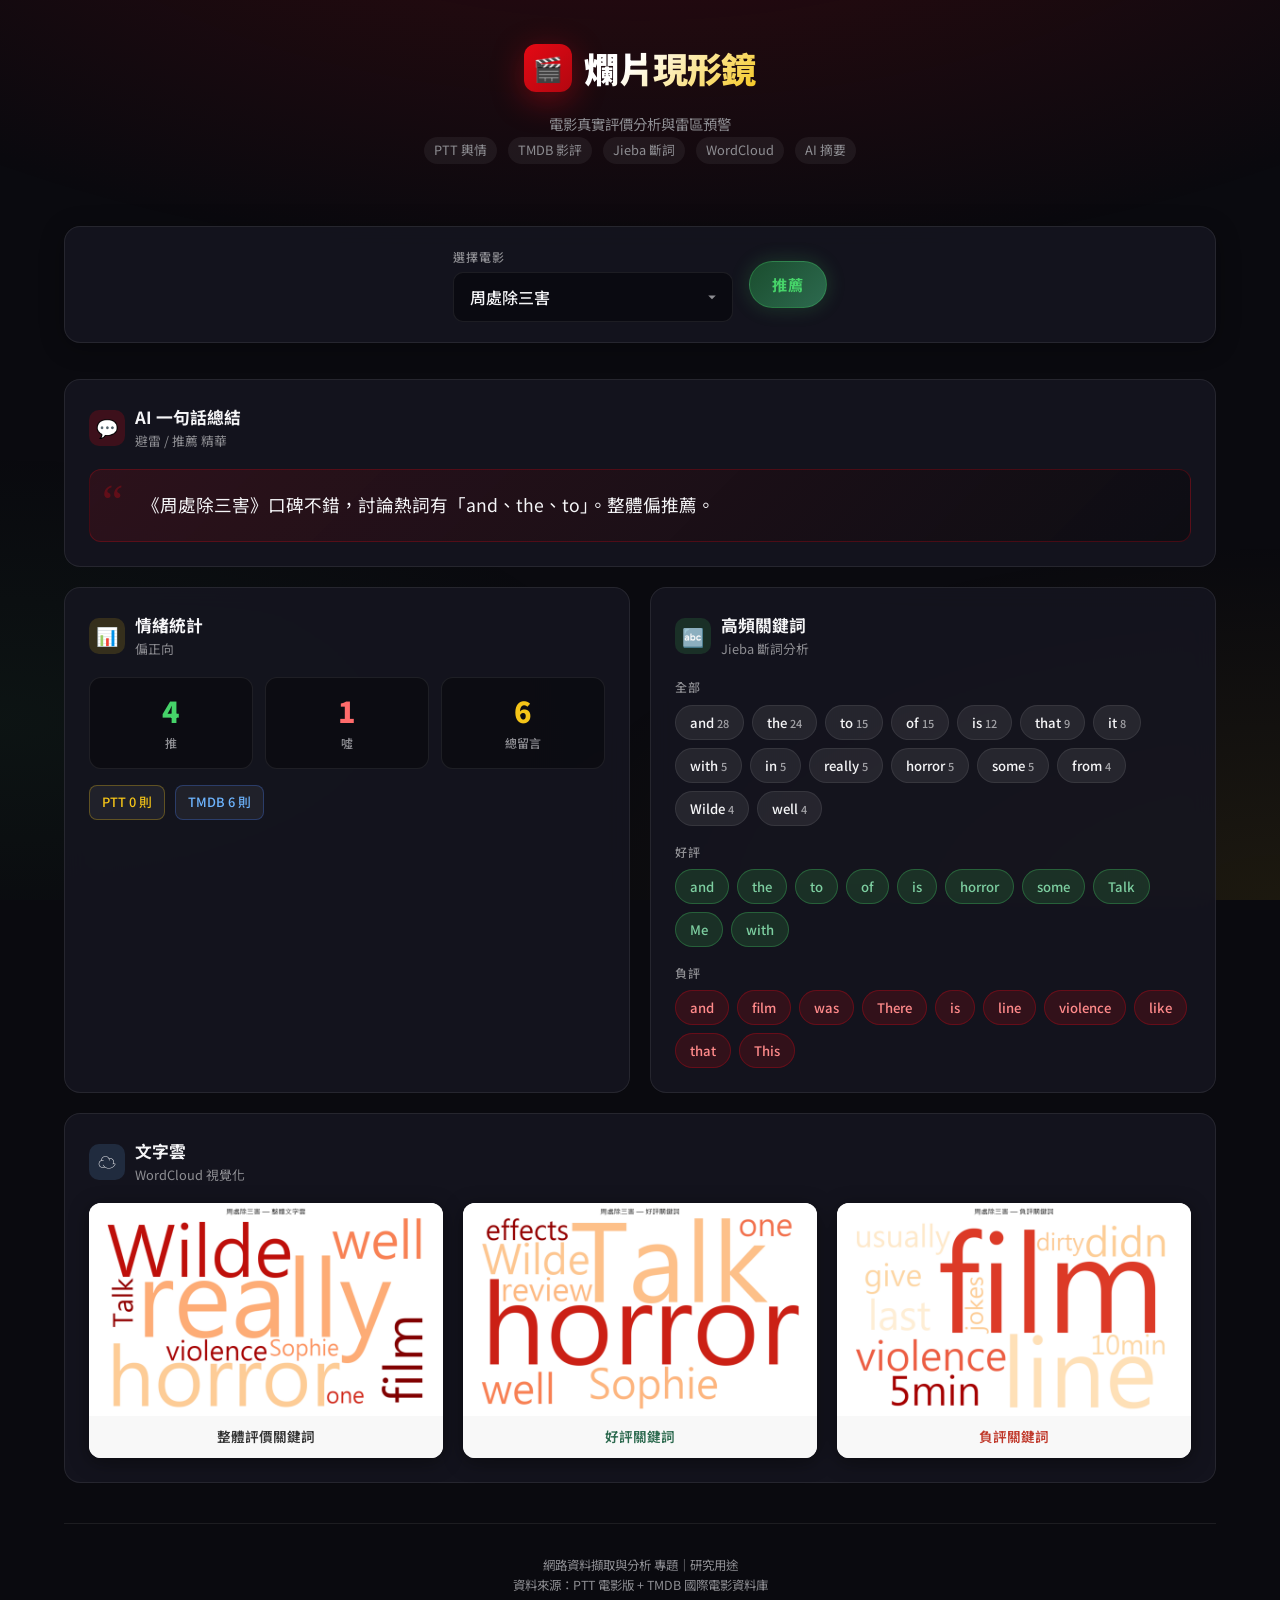
<file: output/index.html>
<!DOCTYPE html>
<html lang="zh-Hant">
<head>
  <meta charset="UTF-8" />
  <meta name="viewport" content="width=device-width, initial-scale=1" />
  <title>爛片現形鏡 — 電影真實評價分析</title>
  <link rel="preconnect" href="https://fonts.googleapis.com" />
  <link href="https://fonts.googleapis.com/css2?family=Noto+Sans+TC:wght@400;500;700;900&display=swap" rel="stylesheet" />
  <style>
    :root {
      --bg: #0a0a0f;
      --bg-card: rgba(22, 22, 32, 0.85);
      --border: rgba(255, 255, 255, 0.08);
      --gold: #f5c518;
      --gold-dim: #c9a227;
      --red: #e50914;
      --green: #46d369;
      --text: #f5f5f7;
      --muted: #8e8e93;
      --glow: rgba(245, 197, 24, 0.15);
    }

    * { box-sizing: border-box; margin: 0; padding: 0; }

    body {
      font-family: "Noto Sans TC", "Microsoft JhengHei", sans-serif;
      background: var(--bg);
      color: var(--text);
      min-height: 100vh;
      line-height: 1.6;
    }

    /* 電影院氛圍背景 */
    body::before {
      content: "";
      position: fixed;
      inset: 0;
      background:
        radial-gradient(ellipse 80% 50% at 50% -20%, rgba(229, 9, 20, 0.18), transparent),
        radial-gradient(ellipse 60% 40% at 100% 100%, rgba(245, 197, 24, 0.08), transparent),
        radial-gradient(ellipse 50% 30% at 0% 80%, rgba(70, 211, 105, 0.05), transparent);
      pointer-events: none;
      z-index: 0;
    }

    .page {
      position: relative;
      z-index: 1;
      max-width: 1200px;
      margin: 0 auto;
      padding: 0 24px 48px;
    }

    /* ── Header ── */
    .hero {
      padding: 40px 0 32px;
      text-align: center;
    }

    .logo {
      display: inline-flex;
      align-items: center;
      gap: 12px;
      margin-bottom: 8px;
    }

    .logo-icon {
      width: 48px;
      height: 48px;
      background: linear-gradient(135deg, var(--red), #b20710);
      border-radius: 12px;
      display: flex;
      align-items: center;
      justify-content: center;
      font-size: 24px;
      box-shadow: 0 8px 32px rgba(229, 9, 20, 0.4);
    }

    .hero h1 {
      font-size: clamp(1.6rem, 4vw, 2.2rem);
      font-weight: 900;
      letter-spacing: -0.02em;
      background: linear-gradient(135deg, #fff 30%, var(--gold));
      -webkit-background-clip: text;
      -webkit-text-fill-color: transparent;
      background-clip: text;
    }

    .hero .tagline {
      color: var(--muted);
      font-size: 0.9rem;
      margin-top: 8px;
    }

    .hero .tagline span {
      display: inline-block;
      background: rgba(255,255,255,0.06);
      padding: 3px 10px;
      border-radius: 20px;
      margin: 2px 4px;
      font-size: 0.8rem;
    }

    /* ── 控制列 ── */
    .controls {
      display: flex;
      flex-wrap: wrap;
      gap: 16px;
      align-items: center;
      justify-content: center;
      margin: 28px 0 36px;
      padding: 20px 24px;
      background: var(--bg-card);
      backdrop-filter: blur(12px);
      border: 1px solid var(--border);
      border-radius: 16px;
      box-shadow: 0 4px 24px rgba(0,0,0,0.3);
    }

    .select-wrap {
      display: flex;
      flex-direction: column;
      gap: 6px;
    }

    .select-wrap label {
      font-size: 0.75rem;
      color: var(--muted);
      text-transform: uppercase;
      letter-spacing: 0.08em;
      font-weight: 500;
    }

    select {
      font-family: inherit;
      font-size: 1rem;
      font-weight: 500;
      padding: 12px 40px 12px 16px;
      border-radius: 10px;
      border: 1px solid var(--border);
      background: rgba(0,0,0,0.4) url("data:image/svg+xml,%3Csvg xmlns='http://www.w3.org/2000/svg' width='12' height='12' fill='%238e8e93' viewBox='0 0 16 16'%3E%3Cpath d='M8 11L3 6h10z'/%3E%3C/svg%3E") no-repeat right 14px center;
      color: var(--text);
      min-width: 280px;
      cursor: pointer;
      appearance: none;
      transition: border-color 0.2s, box-shadow 0.2s;
    }

    select:hover, select:focus {
      border-color: var(--gold-dim);
      box-shadow: 0 0 0 3px var(--glow);
      outline: none;
    }

    .verdict {
      padding: 10px 22px;
      border-radius: 50px;
      font-weight: 700;
      font-size: 0.95rem;
      letter-spacing: 0.05em;
      transition: all 0.3s ease;
    }

    .verdict.positive {
      background: linear-gradient(135deg, #1a4d2e, #2d6a4f);
      color: var(--green);
      border: 1px solid rgba(70, 211, 105, 0.3);
      box-shadow: 0 0 20px rgba(70, 211, 105, 0.2);
    }

    .verdict.negative {
      background: linear-gradient(135deg, #4a1515, #7f1d1d);
      color: #ff6b6b;
      border: 1px solid rgba(229, 9, 20, 0.4);
      box-shadow: 0 0 20px rgba(229, 9, 20, 0.25);
    }

    .verdict.mixed {
      background: linear-gradient(135deg, #3d3500, #5c4d00);
      color: var(--gold);
      border: 1px solid rgba(245, 197, 24, 0.3);
      box-shadow: 0 0 20px var(--glow);
    }

    /* ── 主內容 ── */
    #content {
      display: flex;
      flex-direction: column;
      gap: 20px;
      animation: fadeIn 0.4s ease;
    }

    @keyframes fadeIn {
      from { opacity: 0; transform: translateY(8px); }
      to { opacity: 1; transform: translateY(0); }
    }

    .card {
      background: var(--bg-card);
      backdrop-filter: blur(12px);
      border: 1px solid var(--border);
      border-radius: 16px;
      padding: 24px;
      transition: transform 0.2s, box-shadow 0.2s;
    }

    .card:hover {
      box-shadow: 0 8px 32px rgba(0,0,0,0.35);
    }

    .card-header {
      display: flex;
      align-items: center;
      gap: 10px;
      margin-bottom: 18px;
    }

    .card-header .icon {
      width: 36px;
      height: 36px;
      border-radius: 10px;
      display: flex;
      align-items: center;
      justify-content: center;
      font-size: 18px;
      flex-shrink: 0;
    }

    .card-header h2 {
      font-size: 1.05rem;
      font-weight: 700;
      color: var(--text);
    }

    .card-header .sub {
      font-size: 0.8rem;
      color: var(--muted);
      font-weight: 400;
    }

    .grid-2 {
      display: grid;
      grid-template-columns: 1fr 1fr;
      gap: 20px;
    }

    @media (max-width: 768px) {
      .grid-2 { grid-template-columns: 1fr; }
      select { min-width: 100%; }
    }

    /* AI 摘要 */
    .ai-box {
      background: linear-gradient(135deg, rgba(229,9,20,0.12), rgba(0,0,0,0.3));
      border: 1px solid rgba(229, 9, 20, 0.25);
      border-radius: 12px;
      padding: 20px 24px;
      font-size: 1.1rem;
      line-height: 1.75;
      position: relative;
    }

    .ai-box::before {
      content: "\201C";
      position: absolute;
      top: 8px;
      left: 12px;
      font-size: 3rem;
      color: var(--red);
      opacity: 0.3;
      font-family: Georgia, serif;
      line-height: 1;
    }

    .ai-box p {
      padding-left: 28px;
    }

    /* 統計 */
    .stats {
      display: grid;
      grid-template-columns: repeat(3, 1fr);
      gap: 12px;
      margin-bottom: 16px;
    }

    .stat {
      background: rgba(0,0,0,0.35);
      padding: 16px 12px;
      border-radius: 12px;
      text-align: center;
      border: 1px solid var(--border);
    }

    .stat.push .num { color: var(--green); }
    .stat.boo .num { color: #ff6b6b; }
    .stat.total .num { color: var(--gold); }

    .stat .num {
      font-size: 1.8rem;
      font-weight: 900;
      line-height: 1.2;
    }

    .stat .lbl {
      font-size: 0.75rem;
      color: var(--muted);
      margin-top: 4px;
      font-weight: 500;
    }

    .meta-row {
      display: flex;
      flex-wrap: wrap;
      gap: 10px;
      margin-top: 12px;
    }

    .badge {
      display: inline-flex;
      align-items: center;
      gap: 6px;
      padding: 6px 12px;
      border-radius: 8px;
      font-size: 0.8rem;
      font-weight: 500;
      background: rgba(255,255,255,0.06);
      border: 1px solid var(--border);
    }

    .badge.ptt { border-color: rgba(245,197,24,0.3); color: var(--gold); }
    .badge.tmdb { border-color: rgba(70,130,255,0.3); color: #6eb5ff; }

    /* 關鍵詞 */
    .word-section { margin-bottom: 16px; }
    .word-section:last-child { margin-bottom: 0; }

    .word-label {
      font-size: 0.75rem;
      color: var(--muted);
      margin-bottom: 8px;
      font-weight: 500;
      text-transform: uppercase;
      letter-spacing: 0.06em;
    }

    .words { display: flex; flex-wrap: wrap; gap: 8px; }

    .word {
      padding: 6px 14px;
      border-radius: 20px;
      font-size: 0.82rem;
      font-weight: 500;
      background: rgba(255,255,255,0.08);
      border: 1px solid var(--border);
      transition: transform 0.15s;
    }

    .word:hover { transform: scale(1.05); }
    .word.pos { background: rgba(70,211,105,0.15); border-color: rgba(70,211,105,0.3); color: #7dcea0; }
    .word.neg { background: rgba(229,9,20,0.15); border-color: rgba(229,9,20,0.3); color: #ff8a8a; }

    /* 文字雲 */
    .cloud-grid {
      display: grid;
      grid-template-columns: repeat(auto-fit, minmax(300px, 1fr));
      gap: 20px;
    }

    .cloud-item {
      background: #fff;
      border-radius: 12px;
      overflow: hidden;
      box-shadow: 0 4px 20px rgba(0,0,0,0.4);
      transition: transform 0.25s;
    }

    .cloud-item:hover {
      transform: translateY(-4px);
      box-shadow: 0 12px 40px rgba(0,0,0,0.5);
    }

    .cloud-item img {
      width: 100%;
      display: block;
    }

    .cloud-caption {
      text-align: center;
      padding: 10px;
      font-size: 0.85rem;
      font-weight: 600;
      color: #333;
      background: #f8f8f8;
    }

    .cloud-caption.pos { color: #2d6a4f; }
    .cloud-caption.neg { color: #c0392b; }

    footer {
      text-align: center;
      padding: 32px 16px;
      color: var(--muted);
      font-size: 0.78rem;
      border-top: 1px solid var(--border);
      margin-top: 40px;
    }
  </style>
</head>
<body>
  <div class="page">
    <header class="hero">
      <div class="logo">
        <div class="logo-icon">🎬</div>
        <h1>爛片現形鏡</h1>
      </div>
      <p class="tagline">
        電影真實評價分析與雷區預警
        <br />
        <span>PTT 輿情</span>
        <span>TMDB 影評</span>
        <span>Jieba 斷詞</span>
        <span>WordCloud</span>
        <span>AI 摘要</span>
      </p>
    </header>

    <div class="controls">
      <div class="select-wrap">
        <label for="movie-select">選擇電影</label>
        <select id="movie-select" aria-label="選擇電影"></select>
      </div>
      <span id="verdict-badge" class="verdict mixed">見仁見智</span>
    </div>

    <main id="content"></main>

    <footer>
      網路資料擷取與分析 專題｜研究用途<br />
      資料來源：PTT 電影版 + TMDB 國際電影資料庫
    </footer>
  </div>

  <script>
    const MOVIES = [{"id": "pig_snake_pigeon", "name": "周處除三害", "total_comments": 6, "sources": {"ptt": 0, "tmdb": 6}, "article_count": 0, "tag_counts": {"推": 4, "→": 1, "噓": 1}, "push_positive": 4, "push_negative": 1, "push_neutral": 1, "sentiment": "positive", "sentiment_zh": "偏正向", "top_words": [["and", 28], ["the", 24], ["to", 15], ["of", 15], ["is", 12], ["that", 9], ["it", 8], ["with", 5], ["in", 5], ["really", 5], ["horror", 5], ["some", 5], ["from", 4], ["Wilde", 4], ["well", 4], ["for", 4], ["film", 4], ["violence", 4], ["this", 4], ["Talk", 3], ["Me", 3], ["Sophie", 3], ["at", 3], ["which", 3], ["they", 3], ["are", 3], ["one", 3], ["on", 3], ["has", 3], ["most", 3]], "positive_words": [["and", 14], ["the", 12], ["to", 8], ["of", 8], ["is", 5], ["horror", 5], ["some", 5], ["Talk", 3], ["Me", 3], ["with", 3], ["this", 3], ["from", 2], ["Sophie", 2], ["Wilde", 2], ["at", 2], ["well", 2], ["review", 2], ["one", 2], ["in", 2], ["effects", 2]], "negative_words": [["and", 5], ["film", 3], ["was", 3], ["There", 2], ["is", 2], ["line", 2], ["violence", 2], ["like", 2], ["that", 2], ["This", 1], ["didn", 1], ["last", 1], ["5min", 1], ["usually", 1], ["give", 1], ["10min", 1], ["in", 1], ["with", 1], ["dirty", 1], ["jokes", 1]], "sample_comments": {"positive": ["_Talk to Me_ is a brilliant and spine tingling evolution of _The Monkey’s Paw_ short story with an incredibly satisfying ending and a scene stealing performance from Sophie Wilde. Aaron McLisky’s cinematography featuring a ghoulish incline at just the right time makes _Talk to Me_, which is already a well-written nightmare and unique plunge into personal hell, visually and uniquely chilling.\r\n\r\n**Full review:** https://bit.ly/emotklat", "FULL SPOILER-FREE REVIEW @ www.firstshowing.net/2023/review-australias-talk-to-me-is-the-best-horror-film-of-2023-so-far/\r\n\r\n\"Talk to Me lives up to the tremendous hype from festivals and initial reactions around the world. Without a doubt, one of the scariest horror films in recent years!\r\n\r\nImpressive practical effects, superb makeup, hypnotizing performances – Sophie Wilde clearly stands out the most – and impeccable execution of truly shocking, gory, unpredictable moments of violence. It doesn't have the most imaginative screenplay within the \"spirit-possessed characters\" subgenre and leaves some meaningful themes unexplored, but it's definitely one of this year's must-see horror flicks.\r\n\r\nDanny and Michael Philippou: remember their names!\"\r\n\r\nRating: A-", "An astute, and at times, creepy analysis of grief and addiction and the lengths people will go to cope with their loss. Good acting, good script, good direction and some effective scares make this movie a must see for horror fans!", "A really fun and fresh feeling horror genre flick, with some really solid performances. Highlight is the effects and some of the seriously brutal violence in it. When the little kid is smashing himself to pieces, outstanding, well done, hats off. Show this to some 12 year old you know."], "negative": ["This film didn't last 5min (I usually give a film 10min). There is a line and in film with dirty jokes and violence like chopping heads off there is a right and a wrong way of doing it. In the sci-fi fantasy genre I'm no stranger to violence I was watching Alien, Predator, Terminator and Nightmare on Elm Street since I was 5. But this was really disturbing, and crossed that line. There are things you just don't show. Not like that!"]}, "wordclouds": {"all": "wordclouds/pig_snake_pigeon_all.png", "positive": "wordclouds/pig_snake_pigeon_positive.png", "negative": "wordclouds/pig_snake_pigeon_negative.png"}, "ai": {"summary": "《周處除三害》口碑不錯，討論熱詞有「and、the、to」。整體偏推薦。", "verdict": "推薦", "sentiment": "positive", "source": "fallback"}}, {"id": "demon_slayer", "name": "鬼滅之刃 無限城篇", "total_comments": 227, "sources": {"ptt": 221, "tmdb": 6}, "article_count": 5, "tag_counts": {"文": 5, "推": 118, "→": 92, "噓": 12}, "push_positive": 118, "push_negative": 12, "push_neutral": 92, "sentiment": "positive", "sentiment_zh": "偏正向", "top_words": [["票房", 50], ["日本", 46], ["the", 40], ["鬼滅", 37], ["and", 35], ["上映", 28], ["of", 27], ["to", 20], ["無限城", 19], ["大哥", 19], ["之刃", 18], ["億元", 18], ["魔女", 17], ["全球", 14], ["is", 14], ["劇場", 11], ["台幣", 11], ["台灣", 11], ["it", 11], ["that", 11], ["時間", 10], ["動畫", 10], ["第一章", 10], ["再襲", 10], ["突破", 10], ["第二章", 10], ["還是", 10], ["金球", 10], ["in", 10], ["with", 10]], "positive_words": [["the", 39], ["and", 35], ["of", 25], ["票房", 20], ["to", 20], ["日本", 17], ["鬼滅", 16], ["大哥", 14], ["is", 14], ["無限城", 11], ["that", 11], ["上映", 10], ["it", 10], ["in", 10], ["with", 10], ["之刃", 9], ["好看", 9], ["第二章", 8], ["they", 8], ["劇場", 7]], "negative_words": [["鬼滅", 16], ["魔女", 13], ["日本", 12], ["金球", 8], ["Kpop", 8], ["票房", 7], ["之刃", 6], ["最佳", 6], ["上映", 5], ["無限城", 5], ["全球", 5], ["第一章", 4], ["動畫片", 4], ["觀眾", 4], ["作品", 4], ["widec", 4], ["XDGEE", 3], ["劇場", 3], ["再襲", 3], ["獎項", 3]], "sample_comments": {"positive": [": 我大鬼滅天下無敵", ": 反觀", ": 反觀哪吒", ": 要上串流了沒", ": 第二章希望就有上弦壹 不然要三章後才會破票房紀錄"], "negative": [": 兩邊都在刷啊 然後卡通粉刷不贏就鬼扯喔", ": 「先盛後衰」電影板神預言", ": 冷飯又開始炒", ": 不是最早就是最晚，時間太爛", ": 先知總是孤獨的。「先盛後衰」神預言成真"]}, "wordclouds": {"all": "wordclouds/demon_slayer_all.png", "positive": "wordclouds/demon_slayer_positive.png", "negative": "wordclouds/demon_slayer_negative.png"}, "ai": {"summary": "《鬼滅之刃 無限城篇》口碑不錯，討論熱詞有「the、and、of」。整體偏推薦。", "verdict": "推薦", "sentiment": "positive", "source": "fallback"}}, {"id": "big_trick", "name": "大絕招", "total_comments": 112, "sources": {"ptt": 112, "tmdb": 0}, "article_count": 3, "tag_counts": {"文": 3, "推": 65, "→": 37, "噓": 7}, "push_positive": 65, "push_negative": 7, "push_neutral": 37, "sentiment": "positive", "sentiment_zh": "偏正向", "top_words": [["尚氣", 11], ["imgur", 10], ["jpg", 10], ["十環", 8], ["絕招", 7], ["從天", 7], ["掌法", 7], ["知道", 7], ["梁朝", 7], ["期待", 6], ["預告", 6], ["POSE", 5], ["鳳凰", 5], ["集氣", 4], ["結果", 4], ["一樣", 4], ["直角", 4], ["不要", 4], ["摩耶", 4], ["夫人", 4], ["--", 4], ["七龍珠", 4], ["體內", 4], ["招式", 4], ["文武", 4], ["...", 4], ["作者", 3], ["標題", 3], ["到底", 3], ["時間", 3]], "positive_words": [["期待", 6], ["梁朝", 6], ["十環", 5], ["體內", 4], ["從天", 3], ["掌法", 3], ["感覺", 3], ["..", 3], ["明星", 3], ["...", 3], ["致敬", 2], ["有點", 2], ["如來", 2], ["神掌", 2], ["旋轉", 2], ["操作", 2], ["怪物", 2], ["不要", 2], ["畫面", 2], ["imgur", 2]], "negative_words": [["尚氣", 5], ["絕招", 5], ["知道", 5], ["POSE", 4], ["直角", 4], ["摩耶", 4], ["夫人", 4], ["到底", 3], ["集氣", 3], ["一樣", 3], ["鳳凰", 3], ["作者", 2], ["標題", 2], ["討論", 2], ["有雷", 2], ["最後大", 2], ["時間", 2], ["Fri", 2], ["Sep", 2], ["carotyao", 2]], "sample_comments": {"positive": [": 當年李世民靠佛光初現 佛問迦藍 金頂佛燈 佛動山河", ": 其實我真的期待他打出一招從天而降的掌法…", ": 致敬七龍珠", ": 有點像功夫的如來神掌的感覺", ": 把高速旋轉的十環從食靈惡魔體內直接拽出來吧"], "negative": ["作者 Fidi (柯基哥) 看板 movie 標題 Re: [討論] 有雷 尚氣最後大絕招到底在幹嘛 時間 Fri Sep 3 23:20:33 2021 ※ 引述《carotyao (汐止吳慷仁)》之銘言： : 1.搓絕招 不然幹麻集氣 : 2.從天而降的掌法砸怪獸 : 3.用拳頭打暴怪獸十環裡應外合同時回歸 : 結果他選擇 : 4.擺出一個智障一樣的POSE : https://i.imgur.com/maCVn0Y.jpg : 左手直角上揚 右手直角往下 : ？？？？？？？？？？？？？？？？？？？？？ : 如果你要用這個廢POSE : 可以不要集氣集半天嘛 : 整部片都不錯 : 就這邊讓人超生氣= = : 連女主角都知道KAMEHAMEHA 你不知道？！ 這招很有名啊，不是擺假的，是有來頭的。 在2000多年前的古印度，有一個富庶的迦毗羅衛國， 國王稱為淨飯王，皇后摩耶夫人。有一天，摩耶夫人 夢見有一匹六牙白象進入她的身體，隨後就有了身孕 。當時的印度有一習俗，女子在生產之前要回到娘家 去。摩耶夫人也在此時動身回家。當她走到藍毗尼園 無憂樹下時，心中異常歡快。這時，摩耶夫人手扶花 枝，隨後太子降生。太子生下來東西南北各走七步， 步步生蓮，一手指天，一手指地，說：「天上地下， 惟我獨尊。」 佛祖的絕招，你說強不強？ --", "作者 carotyao (汐止吳慷仁) 看板 movie 標題 [討論] 有雷 尚氣最後大絕招到底在幹嘛 時間 Fri Sep 3 19:17:39 2021 雷文防雷資訊頁 ~*-*~*-*~*-*~*-*~*-*~*-*~*-*~*-*~*-*~*-*~*-*~*-*~ ~~~~~~~~~~~~~~~~~~~ 雷文 主文分隔線 ~~~~~~~~~~~~~~~~~~~~~~~~~~~~~~~~~ 尚氣最後大絕招動作指導到底是誰阿 讓人生氣欸 十環在壞人體內大集氣發光 妹妹跟龍鉤住大怪獸 尚氣飛在天空集氣超過30秒（可能更多） 我從6歲開始看電視都知道 尚氣要 1.搓絕招 不然幹麻集氣 2.從天而降的掌法砸怪獸 3.用拳頭打暴怪獸十環裡應外合同時回歸 結果他選擇 4.擺出一個智障一樣的POSE https://i.imgur.com/maCVn0Y.jpg 左手直角上揚 右手直角往下 ？？？？？？？？？？？？？？？？？？？？？ 如果你要用這個廢POSE 可以不要集氣集半天嘛 整部片都不錯 就這邊讓人超生氣= = 連女主角都知道KAMEHAMEHA 你不知道？！ --", ": 畫面呈現爛", ": 會搞得很尷尬", ": 最後那個pose是文武的招式，前面學了老媽的太極，"]}, "wordclouds": {"all": "wordclouds/big_trick_all.png", "positive": "wordclouds/big_trick_positive.png", "negative": "wordclouds/big_trick_negative.png"}, "ai": {"summary": "《大絕招》口碑不錯，討論熱詞有「期待、梁朝、十環」。整體偏推薦。", "verdict": "推薦", "sentiment": "positive", "source": "fallback"}}, {"id": "mission_impossible", "name": "不可能的任務：最終清算", "total_comments": 197, "sources": {"ptt": 178, "tmdb": 19}, "article_count": 5, "tag_counts": {"文": 5, "→": 106, "推": 79, "噓": 7}, "push_positive": 79, "push_negative": 7, "push_neutral": 106, "sentiment": "positive", "sentiment_zh": "偏正向", "top_words": [["the", 209], ["of", 118], ["and", 96], ["to", 82], ["that", 61], ["in", 55], ["is", 54], ["it", 51], ["as", 46], ["with", 34], ["任務", 32], ["The", 31], ["妙算", 29], ["action", 29], ["this", 29], ["but", 27], ["影集", 25], ["an", 25], ["are", 25], ["was", 24], ["主角", 20], ["虎膽", 19], ["have", 19], ["for", 19], ["they", 18], ["story", 17], ["Cruise", 17], ["some", 17], ["one", 17], ["湯姆克魯斯", 16]], "positive_words": [["the", 150], ["of", 92], ["and", 75], ["to", 50], ["that", 49], ["is", 43], ["in", 41], ["it", 39], ["as", 35], ["with", 29], ["The", 24], ["this", 23], ["action", 21], ["but", 20], ["are", 20], ["an", 19], ["was", 18], ["one", 16], ["Cruise", 15], ["some", 14]], "negative_words": [["任務", 18], ["影集", 15], ["影版", 13], ["湯姆克魯斯", 13], ["團隊", 13], ["主角", 12], ["虎膽", 12], ["妙算", 12], ["尋秦記", 10], ["夯劇", 10], ["原作", 10], ["惹怒", 9], ["上映", 9], ["阿湯哥", 8], ["reurl", 8], ["cc", 8], ["經典", 8], ["第一集", 8], ["系列", 8], ["龍頭", 7]], "sample_comments": {"positive": [": 8沒想到意外好看", ": 7是8的上集，當然有連貫", ": 8覺得超難看…海底那段真的太扯", ": 除了吳宇森執導那集是平行宇宙不連貫", ": 8不好看"], "negative": ["作者 Sturmvogel (Schwalbe) 看板 movie 標題 Re: [新聞] 不只《尋秦記》！阿湯哥《不可能的任務》翻拍夯劇 竟惹 時間 Tue Jan 13 12:07:07 2026 ※ 引述《hihihihehehe (遠離塵囂)》之銘言： : 不只《尋秦記》！阿湯哥《不可能的任務》翻拍夯劇 竟惹怒原主角 : 記者蘇詠智／綜合報導 : 2026-01-11 10:57:06 : https://reurl.cc/QVgqkO : ▲經典夯劇搬上大銀幕例子不少，不只正在熱映中的《尋秦記》電影版，湯姆克魯斯《不 : 可能的任務》也是從經典影集《虎膽妙算》改編，但他竟將戲裡的英雄變成大反派，惹怒 : 原主角。（圖／摘自IMDb） : 港劇名作《尋秦記》電影版在觀眾期待多年下終於上映，香港票房迅速突破5000萬港幣大 : 關，被看好有望突破1億元，堪稱近來話題焦點。其實經典夯劇跳上大銀幕，各國都有不 : 少例子，湯姆克魯斯《不可能的任務》正是由影集《虎膽妙算》重新改編，然而他居然在 : 第一集就讓小組成員死傷殆盡、團隊首領變成大反派，氣得原主角接到客串邀約直接賞他 : 閉門羹。 : https://reurl.cc/nl23jd : ▲古天樂主演的《尋秦記》經過多年後製終於上映，擺脫之前被稱是「都市傳說」的尷尬 : 局面，而且香港票房被看好可再破紀錄。（圖／華映娛樂提供） : 阿湯哥出任務惹怒原主角 角色從英雄變奸人褻瀆原作 : 《不可能的任務》目前在各地觀眾眼中，已和湯姆克魯斯畫上等號，但這系列由曾經轟動 : 全球的影集《虎膽妙算》衍生而來，《虎膽妙算》因為太受歡迎，還有不同年代的版本， : 小組領袖由彼得葛瑞夫斯飾演了20多年，在資深粉絲的心目中，他才是這個故事的代表。 : 湯姆克魯斯拍攝電影版第一集，就大膽推翻原作的團隊合作模式，還讓前輩由正轉邪，彼 : 得覺得根本是褻瀆原作，理都不想理。 : 由於彼得葛瑞夫斯氣到拒絕在電影版亮相，湯姆克魯斯只好找了安潔莉娜裘莉的爸爸—奧 : 斯卡影帝強沃特來扮演這個背叛團隊、害死大多數成員的黑化首領，還在結局時將他剷除 : ，此後該系列就正是由阿湯扮演的伊森扛起領袖的重任。 : https://reurl.cc/pK2NjQ : ▲彼得葛瑞夫斯（中）扮演《虎膽妙算》的團隊領袖，從40歲演到60多歲，地位無可動搖 : 。（圖／摘自IMDb） : 《不可能的任務》曾遭嘲諷 團隊作戰變「湯姆歷險記」 : 當年《不可能的任務》上映時的影評也多半沒有很叫好，大家都還在不滿湯姆克魯斯為了 : 讓自己一枝獨秀、將團隊作戰變成「湯姆歷險記」的做法，直到電影系列後續活出自己的 : 生命，外界再看首集才能拋開這些負面印象。 : 但其他根據經典夯劇翻拍的電影版，就比較少有「惹怒原主角」這樣的情況，多數編導都 : 知道，這類影片訴諸的是劇集粉絲的懷舊之情，絕對不要去破壞他們對原作的美好印象， : 忙著致敬昔日過往主角都來不及，不太可能去踩他們，湯姆克魯斯這種做法也真的難得一 : 見。 : https://reurl.cc/1kEVAm : ▲《不可能的任務》電影系列從第一集起就被戲稱是湯姆克魯斯主演的「湯姆歷險記」， : 幾乎沒有原作影集的團隊合作模式。（圖／摘自IMDb） : 新聞網址： https://www.nownews.com/news/6774496 : 以前國外確實有報導說， : 部分舊版影集粉絲如內文所說對電影版不滿， : 那當年阿湯哥版第一部在台灣上映時， : 台灣影迷反應有很大嗎? : 尤其是接觸過新、舊《虎膽妙算》的? 我記得好像是第一集上映後 影集版的龍頭出來罵說 他一輩子經營的角色 是一個忠於國家維護組織成員安全的領導者 被演成叛賊，毀了龍頭的名聲 然後湯姆克魯斯不斷的被反賊設計 每集都在被出賣跟繼續被出賣中 一面逃亡一面出任務 舊影集強調團隊合作跟詐欺 很多時候我感覺都是在使詐術 大家各司其職 千面的戲分最少 因為一開始沒多久把對手迷昏後 就會易容成對方去行騙 只有最後要真相大白時把面具拿下才會又露臉 大力士負責幹粗活 鬼才在黑白影片中比較接近水電工 等到他兒子接手的彩色影集時 才成為高科技特工 美女負責色誘 這夥人如果不替IMF做事 會是很強的詐騙集團 專門幹贓活 顛覆綁架詐欺破壞樣樣都來 通常都是強調秘密活動 電影是常常搞成國家級的世界危機 龍頭通常都是叛賊 影集裡面龍頭深藏不漏 有一兩次任務快失敗 龍頭直接出手 代號好像是老鷹(有點忘記) 打一通秘密電話擺平危機 總之電影跟影集是兩回事 就像飛狼一樣 飛狼裡面有大天使 也像龍頭一樣深不可測 霹靂車也有一個戴文 功能也跟龍頭差不多 就是組織的頭目 背景來歷也很神祕 那個年代的地下活動都要安排一個頭目 如果再能沾點冷戰", "作者 hihihihehehe (遠離塵囂) 看板 movie 標題 [新聞] 不只《尋秦記》！阿湯哥《不可能的任務》翻拍夯劇 竟惹怒 時間 Sun Jan 11 11:22:53 2026 不只《尋秦記》！阿湯哥《不可能的任務》翻拍夯劇 竟惹怒原主角 記者蘇詠智／綜合報導 2026-01-11 10:57:06 https://reurl.cc/QVgqkO ▲經典夯劇搬上大銀幕例子不少，不只正在熱映中的《尋秦記》電影版，湯姆克魯斯《不 可能的任務》也是從經典影集《虎膽妙算》改編，但他竟將戲裡的英雄變成大反派，惹怒 原主角。（圖／摘自IMDb） 港劇名作《尋秦記》電影版在觀眾期待多年下終於上映，香港票房迅速突破5000萬港幣大 關，被看好有望突破1億元，堪稱近來話題焦點。其實經典夯劇跳上大銀幕，各國都有不 少例子，湯姆克魯斯《不可能的任務》正是由影集《虎膽妙算》重新改編，然而他居然在 第一集就讓小組成員死傷殆盡、團隊首領變成大反派，氣得原主角接到客串邀約直接賞他 閉門羹。 https://reurl.cc/nl23jd ▲古天樂主演的《尋秦記》經過多年後製終於上映，擺脫之前被稱是「都市傳說」的尷尬 局面，而且香港票房被看好可再破紀錄。（圖／華映娛樂提供） 阿湯哥出任務惹怒原主角 角色從英雄變奸人褻瀆原作 《不可能的任務》目前在各地觀眾眼中，已和湯姆克魯斯畫上等號，但這系列由曾經轟動 全球的影集《虎膽妙算》衍生而來，《虎膽妙算》因為太受歡迎，還有不同年代的版本， 小組領袖由彼得葛瑞夫斯飾演了20多年，在資深粉絲的心目中，他才是這個故事的代表。 湯姆克魯斯拍攝電影版第一集，就大膽推翻原作的團隊合作模式，還讓前輩由正轉邪，彼 得覺得根本是褻瀆原作，理都不想理。 由於彼得葛瑞夫斯氣到拒絕在電影版亮相，湯姆克魯斯只好找了安潔莉娜裘莉的爸爸—奧 斯卡影帝強沃特來扮演這個背叛團隊、害死大多數成員的黑化首領，還在結局時將他剷除 ，此後該系列就正是由阿湯扮演的伊森扛起領袖的重任。 https://reurl.cc/pK2NjQ ▲彼得葛瑞夫斯（中）扮演《虎膽妙算》的團隊領袖，從40歲演到60多歲，地位無可動搖 。（圖／摘自IMDb） 《不可能的任務》曾遭嘲諷 團隊作戰變「湯姆歷險記」 當年《不可能的任務》上映時的影評也多半沒有很叫好，大家都還在不滿湯姆克魯斯為了 讓自己一枝獨秀、將團隊作戰變成「湯姆歷險記」的做法，直到電影系列後續活出自己的 生命，外界再看首集才能拋開這些負面印象。 但其他根據經典夯劇翻拍的電影版，就比較少有「惹怒原主角」這樣的情況，多數編導都 知道，這類影片訴諸的是劇集粉絲的懷舊之情，絕對不要去破壞他們對原作的美好印象， 忙著致敬昔日過往主角都來不及，不太可能去踩他們，湯姆克魯斯這種做法也真的難得一 見。 https://reurl.cc/1kEVAm ▲《不可能的任務》電影系列從第一集起就被戲稱是湯姆克魯斯主演的「湯姆歷險記」， 幾乎沒有原作影集的團隊合作模式。（圖／摘自IMDb） 新聞網址： https://www.nownews.com/news/6774496 以前國外確實有報導說， 部分舊版影集粉絲如內文所說對電影版不滿， 那當年阿湯哥版第一部在台灣上映時， 台灣影迷反應有很大嗎? 尤其是接觸過新、舊《虎膽妙算》的? --", ": 集那時跟電影的影響力差太多了 尤其阿湯一直都是一", ": Peter Graves生涯代表作是Airplane!機長", ": 這什麼誤導人的爛標題"]}, "wordclouds": {"all": "wordclouds/mission_impossible_all.png", "positive": "wordclouds/mission_impossible_positive.png", "negative": "wordclouds/mission_impossible_negative.png"}, "ai": {"summary": "《不可能的任務：最終清算》口碑不錯，討論熱詞有「the、of、and」。整體偏推薦。", "verdict": "推薦", "sentiment": "positive", "source": "fallback"}}, {"id": "captain_america", "name": "美國隊長：無畏新世界", "total_comments": 218, "sources": {"ptt": 210, "tmdb": 8}, "article_count": 5, "tag_counts": {"文": 5, "→": 96, "推": 103, "噓": 14}, "push_positive": 103, "push_negative": 14, "push_neutral": 96, "sentiment": "positive", "sentiment_zh": "偏正向", "top_words": [["the", 83], ["美國隊", 42], ["and", 41], ["to", 34], ["of", 25], ["it", 24], ["that", 21], ["仇者", 20], ["in", 20], ["is", 20], ["末日", 19], ["was", 19], ["聯盟", 18], ["漫威", 16], ["美隊", 15], ["but", 15], ["隊長", 14], ["he", 14], ["克里斯", 13], ["this", 13], ["沙漠", 12], ["The", 12], ["not", 12], ["as", 12], ["film", 12], ["伊凡", 11], ["崛起", 11], ["on", 11], ["上映", 10], ["博士", 10]], "positive_words": [["the", 10], ["美國隊", 9], ["美隊", 8], ["回來", 7], ["...", 5], ["to", 5], ["of", 5], ["兩邊", 4], ["知道", 4], ["獵鷹", 4], ["隊長", 4], ["臥底", 3], ["倒戈", 3], ["討論", 3], ["內戰", 3], ["沒錯", 3], ["政府", 3], ["鋼鐵人", 3], ["配角", 3], ["還是", 3]], "negative_words": [["美國隊", 19], ["仇者", 15], ["聯盟", 14], ["沙漠", 10], ["預告片", 10], ["戰士", 9], ["漫威", 9], ["末日", 9], ["克里斯", 8], ["伊凡", 8], ["回歸", 8], ["崛起", 7], ["上映", 7], ["確定", 6], ["票房", 5], ["官方", 5], ["--", 5], ["兄弟", 5], ["看到", 5], ["傑斯", 5]], "sample_comments": {"positive": [": 臥底啦最後都倒戈放隊長過去開飛機了啊", ": 都10年了現在才講", ": 那時候的MCU電影還有料，還值得討論", ": 最後鋼鐵人陣營的黑寡婦跟黑豹都倒戈了", ": 內戰是真的很值得討論，因為兩邊理念都沒錯，只是一邊"], "negative": [": 好了啦 都10年了 沒人car啦", ": 黑寡婦是設定上另一個有可能拿雷神之槌的人，主張克己以利", "作者 akila08539 (平手友梨奈我老婆) 看板 movie 標題 [新聞] 「美國隊長」新片《沙漠戰士》耗資 1.5 時間 Thu Apr 30 22:22:06 2026 新聞網址： https://www.toy-people.com/?p=109695 「美國隊長」新片《沙漠戰士》耗資 1.5 億美元、首週票房只有 47 萬美元！IMDb 評分 也慘到僅 2.0 Joker 2026-04-29 23:57:19 分享 （圖片來源：Vertical） 《猩球崛起》（Rise of the Planet of the Apes）導演-魯柏懷亞特（Rupert Wyatt） 耗資高達 1.5 億美元的原創史詩大片《沙漠戰士》（Desert Warrior）上週末登上北美 地區超過 1000 家的電影院放映，但開片票房竟只有區區 47.2 萬美元，這成績基本上已 經可以保證，《沙漠戰士》絕對會賠錢收場，而且是賠上很大一筆。然而，會有這樣的慘 澹結果，似乎也早可預期。 （圖片來源：Vertical） 《沙漠戰士》其實早在 2022 年就已殺青，但後製期卻異常漫長，懷亞特中途又因創作理 念分歧而一度退出，導致完工的進度一再被拖延。《沙漠戰士》甚至是直到今年二月才找 到發行商落腳，然後三月中旬就趕著釋出預告片。這極為短促的宣傳期，根本無法替電影 炒熱上映前的群眾期待度，等同於是直接放生這部片，默默地宣判死刑。 《沙漠戰士》不僅票房潰敗，口碑也極糟，IMDb 評分目前僅 2.0，爛番茄網站的媒體均 分也只有 27 %，不過觀眾均分倒是高很多，至少有 63 %。 https://www.youtube.com/channel/UCpR3kmSyTYszJHWEcmpcnFQ 《沙漠戰士》由懷亞特執導，並與合作過《異類佔領》（Captive State）的編劇-艾瑞 卡碧妮（Erica Beeney）、《狼嚎再起》（The Wolfman）編劇群之一的大衛席奧夫（ David Self）、《飢餓遊戲》（The Hunger Games）導演-蓋瑞羅斯（Gary Ross）合寫劇 本。主演卡司則囊括：安東尼麥凱（Anthony Mackie）、沙托寇普雷（Sharlto Copley） 、班金斯利（Ben Kingsley）等人。 官方劇情簡介：一位公主不顧殘暴皇帝的命令，逃入了阿拉伯沙漠，從此遭傭兵無情追捕 。在嚴格的培訓下，公主最終在沙漠裡被鍛鍊成一名戰士，並在一位傳奇盜賊的幫助下， 聯合了原本相互交戰的各個部落，向暴君發起一場將會改寫整個歷史的背水抗戰。 -------------------------------------- 習慣性還是以為克里斯伊凡的新片暴死了.... -- Q:請問以下的諸位人物 何人是[真實存在]於幕末時期---明治維新之間的歷史人物? 1.坂田銀時 2.南方仁 3.緋村劍心 4.以上皆是 ( ′_ゝ`)<怎麼沒有選項5 (ﾟДﾟ;) <什麼?我以為答案是4欸 ˍ(__ /￣￣￣ / (__つ/￣￣￣/ˍ ＼/ / ＼/ / --", ": 預告看一半看不下去 好無聊", ": 噓標題，想說什麼時候美國隊長拍新續集了"]}, "wordclouds": {"all": "wordclouds/captain_america_all.png", "positive": "wordclouds/captain_america_positive.png", "negative": "wordclouds/captain_america_negative.png"}, "ai": {"summary": "《美國隊長：無畏新世界》口碑不錯，討論熱詞有「the、美國隊、美隊」。整體偏推薦。", "verdict": "推薦", "sentiment": "positive", "source": "fallback"}}];
    const select = document.getElementById("movie-select");
    const content = document.getElementById("content");
    const badge = document.getElementById("verdict-badge");

    MOVIES.forEach((m, i) => {
      const opt = document.createElement("option");
      opt.value = i;
      opt.textContent = m.name;
      select.appendChild(opt);
    });

    function verdictClass(v) {
      if (v === "推薦") return "positive";
      if (v === "避雷") return "negative";
      return "mixed";
    }

    function render(movie) {
      const ai = movie.ai || {};
      const verdict = ai.verdict || movie.sentiment_zh || "見仁見智";
      badge.textContent = verdict;
      badge.className = "verdict " + verdictClass(verdict);

      const wc = movie.wordclouds || {};
      const src = movie.sources || {};
      const topWords = (movie.top_words || []).slice(0, 15)
        .map(([w, n]) => `<span class="word">${w} <small style="opacity:0.6">${n}</small></span>`).join("");
      const posWords = (movie.positive_words || []).slice(0, 10)
        .map(([w, n]) => `<span class="word pos">${w}</span>`).join("") || '<span style="color:var(--muted)">—</span>';
      const negWords = (movie.negative_words || []).slice(0, 10)
        .map(([w, n]) => `<span class="word neg">${w}</span>`).join("") || '<span style="color:var(--muted)">—</span>';

      const cloudHtml = [
        wc.all ? `<div class="cloud-item"><img src="${wc.all}" alt="整體文字雲" loading="lazy" /><div class="cloud-caption">整體評價關鍵詞</div></div>` : "",
        wc.positive ? `<div class="cloud-item"><img src="${wc.positive}" alt="好評文字雲" loading="lazy" /><div class="cloud-caption pos">好評關鍵詞</div></div>` : "",
        wc.negative ? `<div class="cloud-item"><img src="${wc.negative}" alt="負評文字雲" loading="lazy" /><div class="cloud-caption neg">負評關鍵詞</div></div>` : "",
      ].filter(Boolean).join("") || '<p style="color:var(--muted);text-align:center;padding:24px">尚無文字雲，請執行 python main.py</p>';

      content.style.animation = "none";
      content.offsetHeight;
      content.style.animation = "fadeIn 0.4s ease";

      content.innerHTML = `
        <section class="card">
          <div class="card-header">
            <div class="icon" style="background:rgba(229,9,20,0.2)">💬</div>
            <div>
              <h2>AI 一句話總結</h2>
              <div class="sub">避雷 / 推薦 精華</div>
            </div>
          </div>
          <div class="ai-box"><p>${ai.summary || "（尚無摘要，請執行 python main.py）"}</p></div>
        </section>

        <div class="grid-2">
          <section class="card">
            <div class="card-header">
              <div class="icon" style="background:rgba(245,197,24,0.15)">📊</div>
              <div>
                <h2>情緒統計</h2>
                <div class="sub">${movie.sentiment_zh || "—"}</div>
              </div>
            </div>
            <div class="stats">
              <div class="stat push"><div class="num">${movie.push_positive || 0}</div><div class="lbl">推</div></div>
              <div class="stat boo"><div class="num">${movie.push_negative || 0}</div><div class="lbl">噓</div></div>
              <div class="stat total"><div class="num">${movie.total_comments || 0}</div><div class="lbl">總留言</div></div>
            </div>
            <div class="meta-row">
              <span class="badge ptt">PTT ${src.ptt || 0} 則</span>
              <span class="badge tmdb">TMDB ${src.tmdb || 0} 則</span>
            </div>
          </section>

          <section class="card">
            <div class="card-header">
              <div class="icon" style="background:rgba(70,211,105,0.15)">🔤</div>
              <div>
                <h2>高頻關鍵詞</h2>
                <div class="sub">Jieba 斷詞分析</div>
              </div>
            </div>
            <div class="word-section">
              <div class="word-label">全部</div>
              <div class="words">${topWords}</div>
            </div>
            <div class="word-section">
              <div class="word-label">好評</div>
              <div class="words">${posWords}</div>
            </div>
            <div class="word-section">
              <div class="word-label">負評</div>
              <div class="words">${negWords}</div>
            </div>
          </section>
        </div>

        <section class="card">
          <div class="card-header">
            <div class="icon" style="background:rgba(110,181,255,0.15)">☁️</div>
            <div>
              <h2>文字雲</h2>
              <div class="sub">WordCloud 視覺化</div>
            </div>
          </div>
          <div class="cloud-grid">${cloudHtml}</div>
        </section>
      `;
    }

    select.addEventListener("change", () => render(MOVIES[select.value]));
    render(MOVIES[0]);
  </script>
</body>
</html>
</file>
